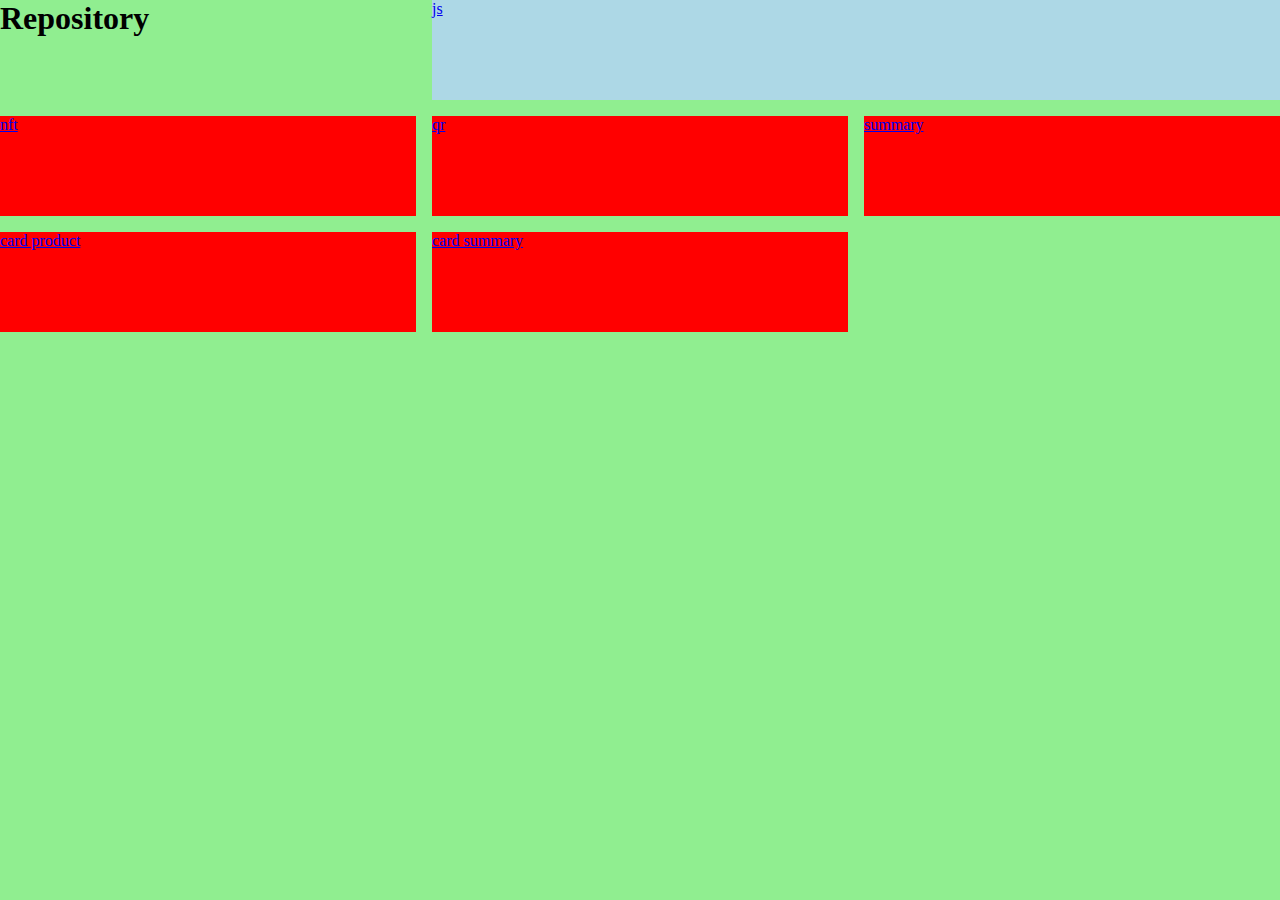
<file: index.html>
<!DOCTYPE html>
<html lang="en">
<head>
    <meta charset="UTF-8">
    <meta name="viewport" content="width=device-width, initial-scale=1.0">
    <link rel="stylesheet" href=".//assets_index/styles.css">
    <link rel="shortcut icon" href="./assets_index/favicon.ico" type="image/x-icon">
    <title>Repository Jared</title>
</head>
<body>
    <!-- <header>
        <div class="nav">

        </div>
    </header> -->
    <div class="main">
        <div class="container__projects">
            <h1>Repository</h1>
            <div class="project project__js">
                <a href="./js-first/index.html" target="_blank">js</a>
            </div>
            <div class="project project__nft">
                <a href="./nft_card_presentation/index.html" target="_blank">nft</a>
            </div>
            <div class="project project__qr">
                <a href="./qr-practice/index.html" target="_blank">qr</a>
            </div>
            <div class="project project__summary">
                <a href="./results_summary_component/index.html" target="_blank">summary</a>
            </div>
            <div class="project card__main__product">
                <a href="./product-preview-card-component-main/index.html" target="_blank">card product</a>
            </div>
            <div class="project card__summary">
                <a href="./order-summary-component-main/index.html" target="_blank">card summary</a>
            </div>
        </div>
    </div>
</body>
</html>
</file>
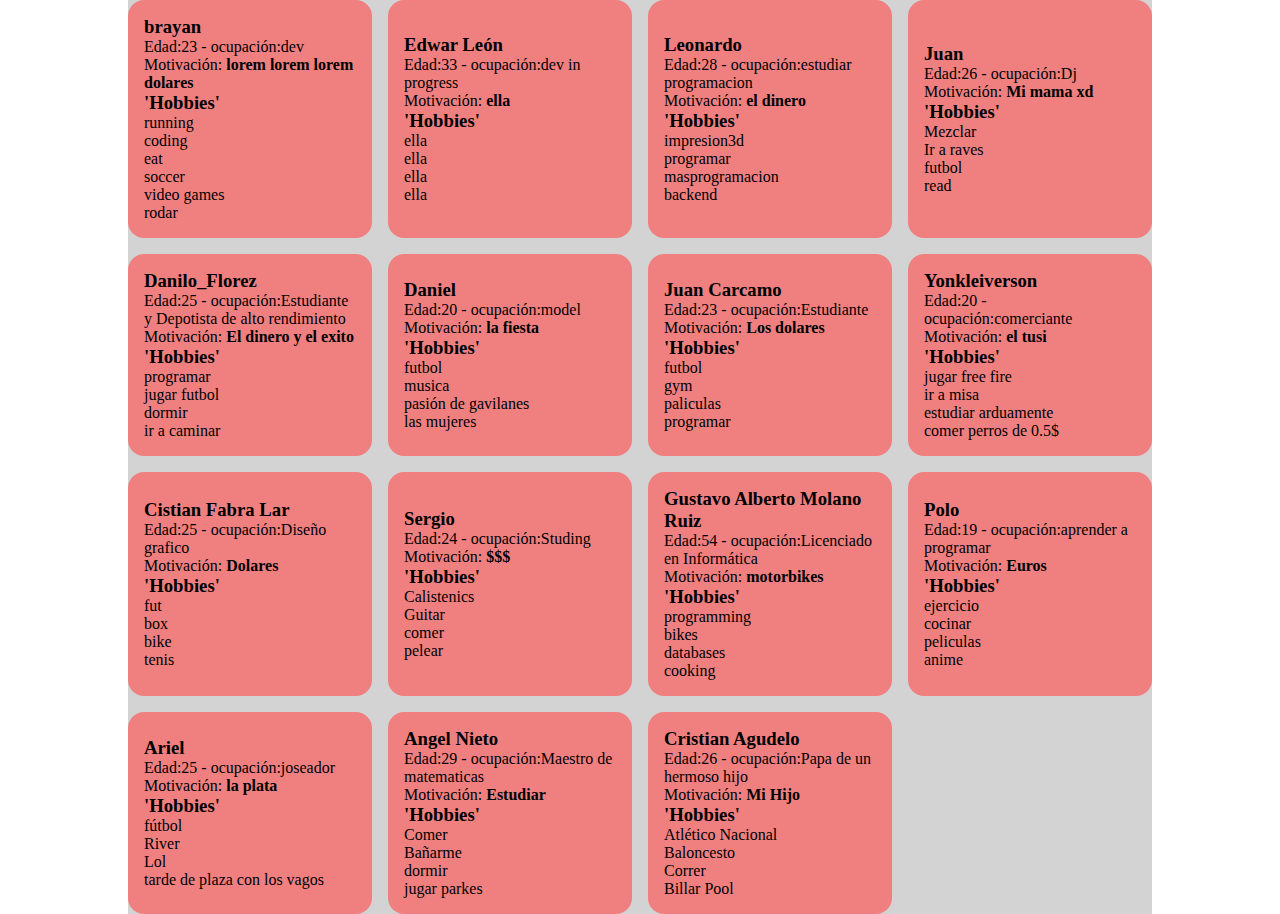
<file: js-first/index.html>
<!DOCTYPE html>
<html lang="en">
<head>
    <meta charset="UTF-8">
    <meta name="viewport" content="width=device-width, initial-scale=1.0">
    <link rel="stylesheet" href="./src/styles.css">
    <title>Document</title>
</head>
<body>

        <div class="main">

        </div>

    <script src="./src/main.js"></script>
</body>
</html>
</file>
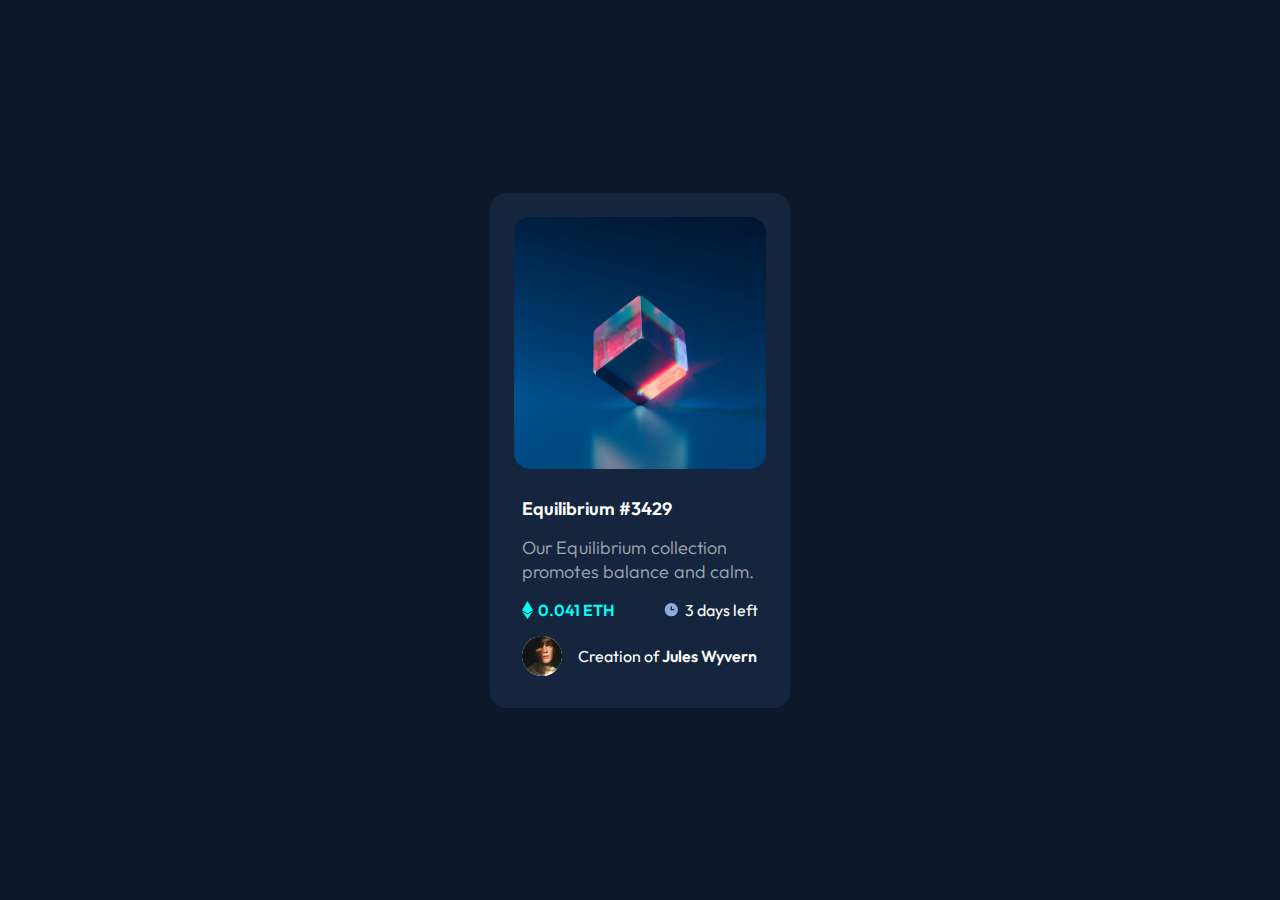
<file: nft_card_presentation/index.html>
<!DOCTYPE html>
<html lang="en">
<head>
  <meta charset="UTF-8">
  <meta name="viewport" content="width=device-width, initial-scale=1.0"> 
  <link rel="icon" type="image/png" sizes="32x32" href="./images/favicon-32x32.png">
  <link rel="stylesheet" href="./styles.css">
  <title>Frontend Mentor | NFT preview card component</title>
</head>
<body>
  <div class="container__card">
    <div class="card__img">
      <img src="./images/image-equilibrium.jpg" alt="equilibrium-nft" class="img__nft">
    </div>
    <div class="card__text">
      <div class="card__description">
        <span>
          Equilibrium #3429
        </span>
        <p>
          Our Equilibrium collection promotes balance and calm.
        </p>
      </div>
      <div class="card__price__time">
        <div class="eth__price">
          <img src="./images/icon-ethereum.svg" alt="eth__icon"><span>0.041 ETH</span>
        </div>
        <div class="time__left">
          <img src="./images/icon-clock.svg" alt="clock__icon"><span>3 days left</span>
        </div>
      </div>
      <div class="footer">
        <div class="creator__img">
          <img src="./images/image-avatar.png" alt="img__creator" class="img__footer">
        </div>
        <p>
          Creation of <span>Jules Wyvern</span>
        </p>
      </div>
    </div>
  </div>
</body>
</html>
</file>
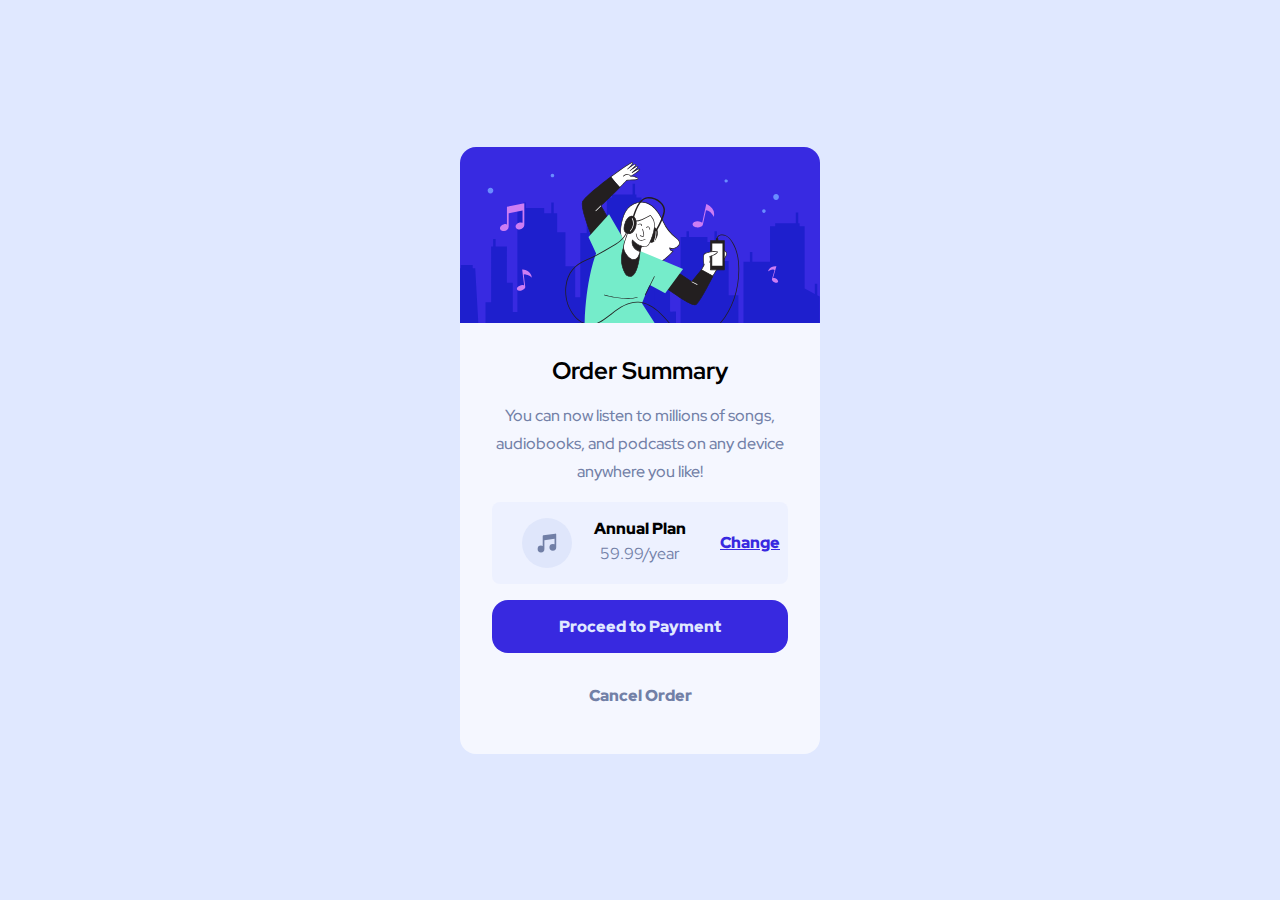
<file: order-summary-component-main/index.html>
<!DOCTYPE html>
<html lang="en">
<head>
  <meta charset="UTF-8">
  <meta name="viewport" content="width=device-width, initial-scale=1.0"> 
  <link rel="icon" type="image/png" sizes="32x32" href="./images/favicon-32x32.png">
  <link rel="stylesheet" href="./src/styles/style.css">
  <title>Frontend Mentor | Order summary card</title>
</head>
<body>
  <main>
    <div class="card">
      <div class="imgCard">
        <img src="./src/images/illustration-hero.svg" alt="imgCard">
      </div>
      <div class="infoCard">
        <h2>Order Summary</h2>
          <p class="description">
            You can now listen to millions of songs, audiobooks, and podcasts on any 
            device anywhere you like!
          </p>
          <div class="planCard">
            <div class="icon">
              <img src="./src/images/icon-music.svg" alt="iconMusic">
            </div>
            <p class="typePlan">Annual Plan</p>
            <p class="pricePlan">59.99/year</p>
            <p class="changePlan">Change</p>
          </div>
          <div class="bottonProceed">Proceed to Payment</div>
          <div class="bottonCancel">Cancel Order</div>
      </div>
    </div>

  </main>
</body>
</html>
</file>
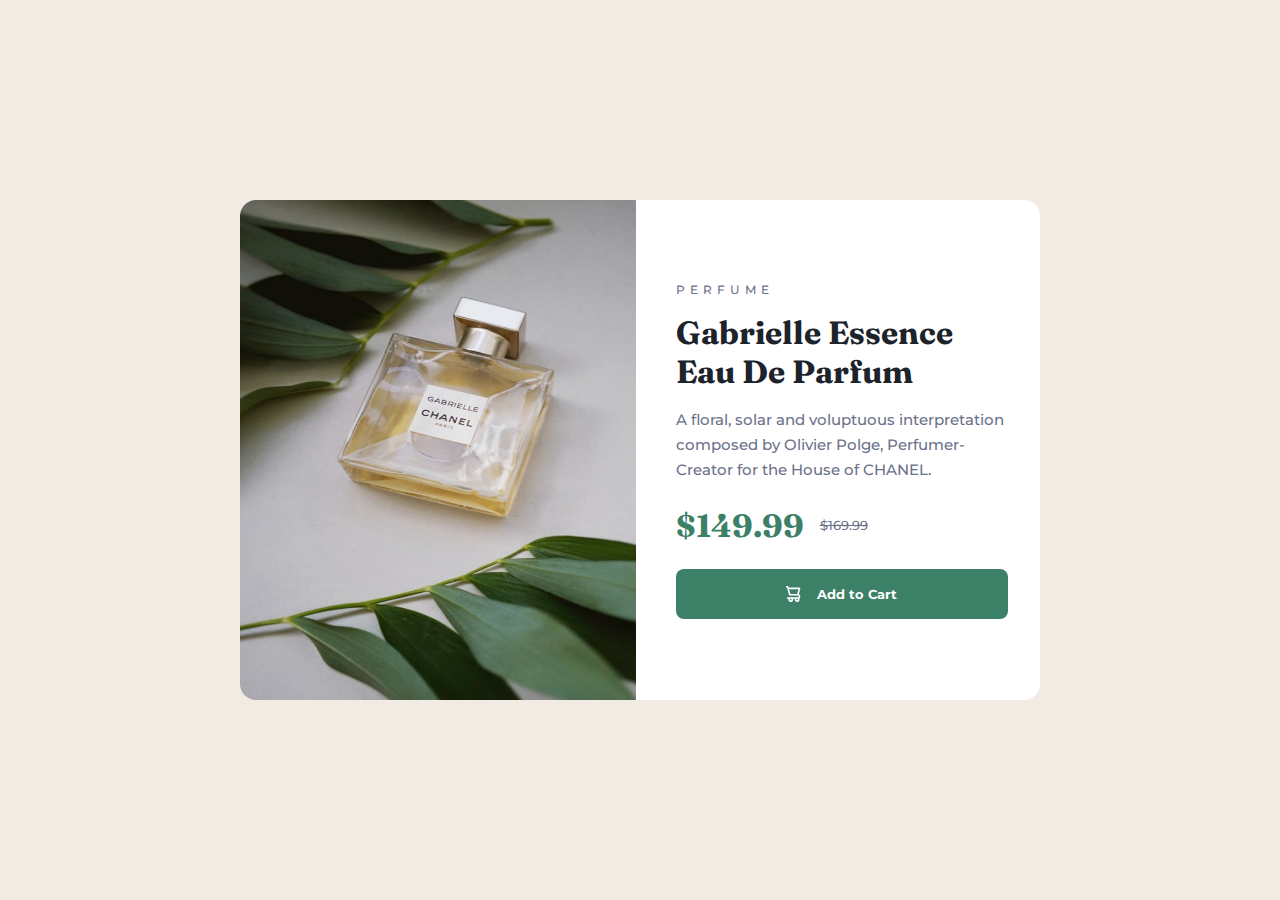
<file: product-preview-card-component-main/index.html>
<!DOCTYPE html>
<html lang="en">
<head>
  <meta charset="UTF-8">
  <meta name="viewport" content="width=device-width, initial-scale=1.0"> 
  <link rel="icon" type="image/png" sizes="32x32" href="./images/favicon-32x32.png">
  <link rel="stylesheet" href="./src/styles/style.css">
  <title>Frontend Mentor | Product preview card component</title>

  <!-- Feel free to remove these styles or customise in your own stylesheet 👍 -->
  <!-- <style>
    .attribution { font-size: 11px; text-align: center; }
    .attribution a { color: hsl(228, 45%, 44%); }
  </style> -->

</head>
<body>
<main class="mainCard">
  <div class="card">
    <div class="imageProduct">
      <img src="./images/image-product-mobile.jpg" alt="product" class="phoneImage">
      <img src="./images/image-product-desktop.jpg" alt="productDesktop" class="desktopImage">
    </div>
    <div class="infoProduct">
        <p class="classProduct">Perfume</p>
      <h2 class="titleProduct">Gabrielle Essence Eau De Parfum</h2>
        <p class="descriptionProduct">
        A floral, solar and voluptuous interpretation composed by Olivier Polge, 
        Perfumer-Creator for the House of CHANEL.
        </p>
        <p class="discount">$149.99<span class="price">$169.99</span></p>
      <div class="bottonCard">
        <svg width="15" height="16" xmlns="http://www.w3.org/2000/svg"><path d="M14.383 10.388a2.397 2.397 0 0 0-1.518-2.222l1.494-5.593a.8.8 0 0 0-.144-.695.8.8 0 0 0-.631-.28H2.637L2.373.591A.8.8 0 0 0 1.598 0H0v1.598h.983l1.982 7.4a.8.8 0 0 0 .799.59h8.222a.8.8 0 0 1 0 1.599H1.598a.8.8 0 1 0 0 1.598h.943a2.397 2.397 0 1 0 4.507 0h1.885a2.397 2.397 0 1 0 4.331-.376 2.397 2.397 0 0 0 1.12-2.021ZM11.26 7.99H4.395L3.068 3.196h9.477L11.26 7.991Zm-6.465 6.392a.8.8 0 1 1 0-1.598.8.8 0 0 1 0 1.598Zm6.393 0a.8.8 0 1 1 0-1.598.8.8 0 0 1 0 1.598Z" fill="#FFF"/></svg>        
        <p>Add to Cart</p>
      </div>
    </div>
  </div>
</main>
</body>
</html>
</file>
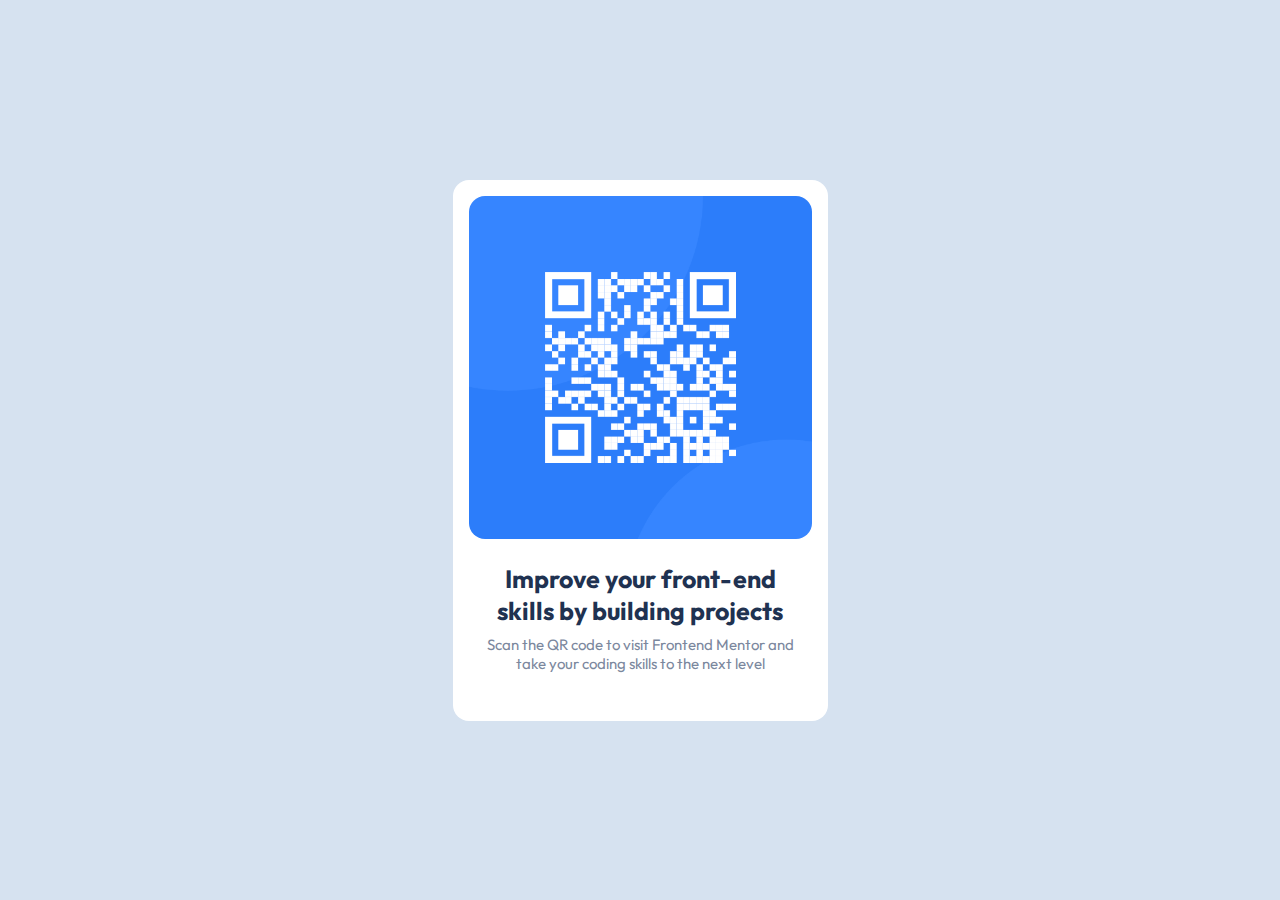
<file: qr-practice/index.html>
<!DOCTYPE html>
<html lang="en">
<head>
  <meta charset="UTF-8">
  <meta name="viewport" content="width=device-width, initial-scale=1.0"> <!-- displays site properly based on user's device -->
  <link rel="icon" type="image/png" sizes="32x32" href="./images/favicon-32x32.png">
  <link rel="stylesheet" href="./styles.css">
  <title>Frontend Mentor | QR code component</title>
</head>
<body>
  <div class="container">
    <div class="container__qr">
      <img src="./images/image-qr-code.png" alt="qr" class ="img__qr">
    </div>
    <div class="container__info">
      <span>
        Improve your front-end skills by building projects
      </span>
      <p>
        Scan the QR code to visit Frontend Mentor 
        and take your coding skills to the next level
      </p>
    </div>
  </div>
</body>
</html>
</file>
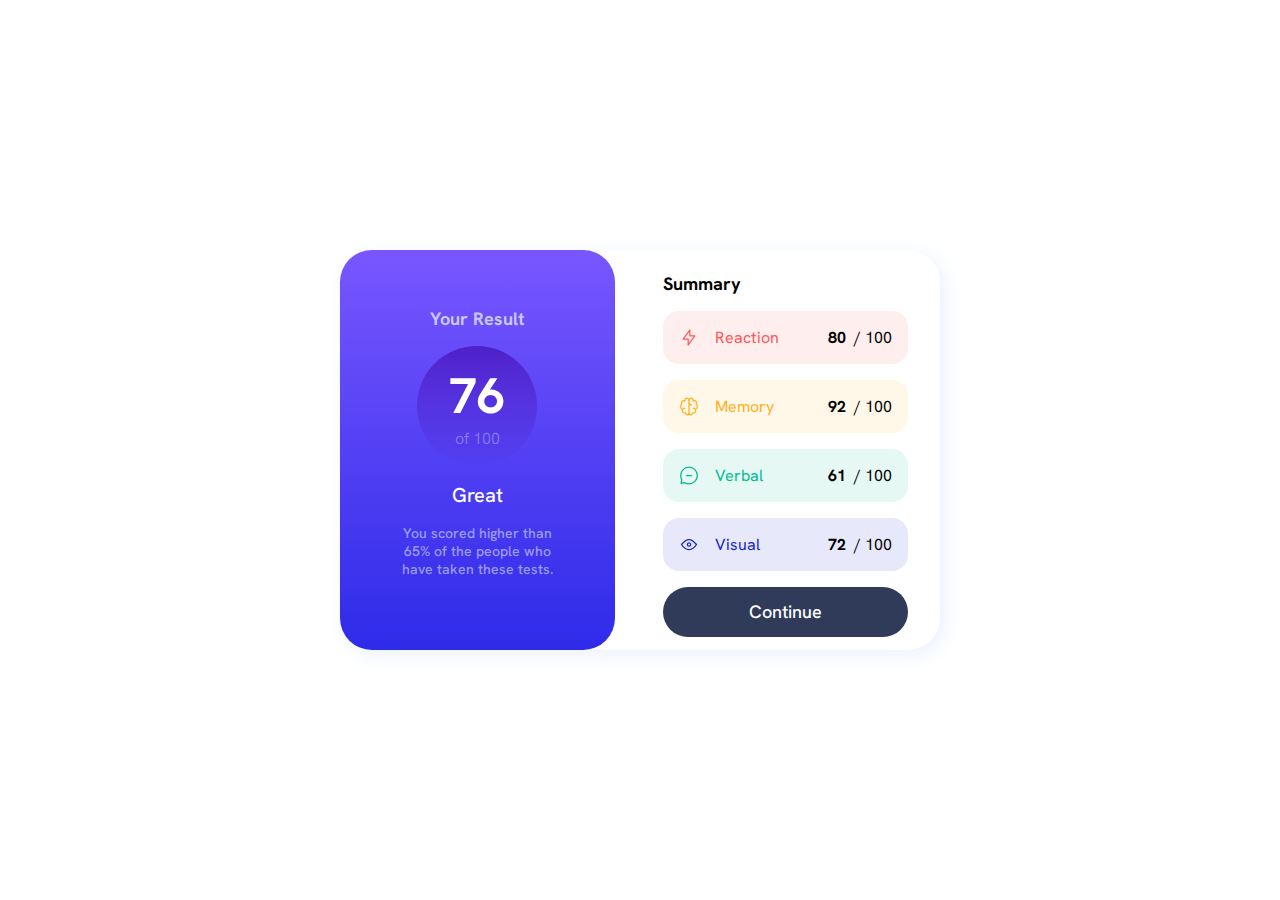
<file: results_summary_component/index.html>
<!DOCTYPE html>
<html lang="en">
<head>
  <meta charset="UTF-8">
  <meta name="viewport" content="width=device-width, initial-scale=1.0"> 
  <link rel="icon" type="image/png" sizes="32x32" href="./assets/images/favicon-32x32.png">
  <link rel="stylesheet" href="./assets/styles.css">
  <title>Frontend Mentor | Results summary component</title>
</head>
<body>
  <div class="container">
    <div class="result">
      <div class="head__result">
        <h2>
          Your Result
        </h2>
        <div class="total__score">
          <div class="total__score__result">
            <p>76</p>
          </div>
            <p class="text1">
            of 100
            </p>
        </div>
        <div class="total__score__text">
          <p class="text2">
            Great
          </p>
          <p class="text">
            You scored higher 
          than 65% of the people who have taken these tests.
          </p>
        </div>
      </div>
      <div class="score__result">
        <h2>
          Summary
        </h2>
        <div class="score score1">
          <div class="topic">
            <img src="./assets/images/icon-reaction.svg" alt="">
            <p>Reaction</p>
          </div>
          <div class="score__topic">
            <span>80</span>
            <p>/ 100</p>
          </div>
        </div>
        <div class="score score2">
          <div class="topic">
            <img src="./assets/images/icon-memory.svg" alt="">
            <p>Memory</p>
          </div>
          <div class="score__topic">
            <span>92</span>
            <p>/ 100</p>
          </div>
        </div>
        <div class="score score3">
          <div class="topic">
            <img src="./assets/images/icon-verbal.svg" alt="">
            <p>Verbal</p>
          </div>
          <div class="score__topic">
            <span>61</span>
            <p>/ 100</p>
          </div>
        </div>
        <div class="score score4">
          <div class="topic">
            <img src="./assets/images/icon-visual.svg" alt="">
            <p>Visual</p>
          </div>
          <div class="score__topic">
            <span>72</span>
            <p>/ 100</p>
          </div>
        </div>
        <div class="btn">
          <div class="btn__press">
            <p>Continue</p>
          </div>
        </div>
      </div>
    </div>
  </div>
</body>
</html>
</file>
<file: assets_index/styles.css>
*{
    margin: 0;
    padding: 0;
    box-sizing: border-box;
}

.main{
    min-width: 100vw;
    min-height: 100vh;
    background-color: lightgreen;
}

.container__projects{
    display: grid;
    gap: 1rem;
    grid-template-columns: repeat(3, 1fr);
    grid-auto-rows: 100px;
    gap:1rem;
}
.project{

    background-color: red;
}

.project__js{
    background-color: lightblue;
    grid-column: 2 / 4;
}
</file>
<file: js-first/src/styles.css>
*{
    margin:0;
    padding:0 ;
    box-sizing: border-box;
}

.main{
    max-width: 1024px;
    background-color: lightgray;
    display: grid;
    grid-template-columns: repeat(auto-fill, minmax(200px, 1fr));
    gap: 1rem;
    margin: 0 auto;
}

.card__user{
    border-radius: 1rem;
    background-color: lightcoral;
    display: flex;
    flex-direction: column;
    justify-content: center;
    align-items: flex-start;
    height: auto;
    padding: 1rem;
    transition: transform 0.5s;
}

.card__user >ul{
    list-style: none;
}

.card__user:hover{
    transform: scale(1.1);
}
</file>
<file: nft_card_presentation/styles.css>
@import url('https://fonts.googleapis.com/css2?family=Outfit:wght@300;400;600&display=swap');

:root{
    /*Primary*/
    --Softblue: hsl(215, 51%, 70%);
    --Cyan: hsl(178, 100%, 50%);
    /*Neutral*/
    --Verydarkblue1:hsl(217, 54%, 11%);
    --Verydarkblue2:hsl(216, 50%, 16%);
    --Verydarkblue3:hsl(215, 32%, 27%);
    --White: hsl(0, 0%, 100%);
    font-family: 'Outfit', sans-serif;
}

*{
    margin: 0;
    padding: 0;
    box-sizing: border-box;
}

body{
    background-color: var(--Verydarkblue1);
    padding: 1rem;
    min-height: 100vh;
    display: flex;
    flex-direction: column;
    justify-content: center;
    align-items: center;
}

.container__card{
    background-color: var(--Verydarkblue2);
    max-width: 300px;
    padding: 1rem;
    display: flex;
    flex-direction: column;
    justify-content: center;
    align-items: center;
    gap:0.5rem;
    border-radius: 1rem;
}

.card__img{
    flex-basis: 100%;
    height: 60%;
    padding: 0.5rem;
}

.img__nft{
    width: 100%;
    height: 100%;
    border-radius: 1rem;
}

.card__text{
    padding: 0.5rem 1rem 1rem 1rem;
    /* background-color: rebeccapurple; */
    display: flex;
    flex-direction: column;
    justify-content: center;
    align-items: center;
    height: 100%;
    gap: 1rem;
}

.card__description{
    text-align:start;
    display: flex;
    flex-direction: column;
    gap: 1rem;
}

.card__description > span{

    color: var(--White);
    font-family: 'Outfit', sans-serif;
    font-weight: 600;
    font-size:large;
}

.card__description > p{

    color: var(--White);
    font-size:small;
    font-family: 'Outfit', sans-serif;
    font-weight: 300;
    opacity: 0.6;
    letter-spacing: 0.1px;
    font-size: 18px;
    line-height: 1.5rem;
}

.card__price__time{

    display: flex;
    width: 100%;
    justify-content: space-between;
}

.eth__price{

    display: flex;
    gap:0.3rem;
    align-items: center;
    width: 50%;
    color: var(--Cyan);
    font-family: 'Outfit', sans-serif;
    font-weight: 600;
}


.time__left{

    display: flex;
    justify-content: flex-end;
    gap:0.3rem;
    align-items: center;
    width: 50%;
    color: var(--White);
}


.footer{
    display: flex;
    width: 100%;
    gap: 1rem;
}

.creator__img{
    width: 40px;
    height: 40px;

    background-color:var(--White);
    display: flex;
    justify-content: center;
    align-items: center;
    border-radius: 50%;

}

.img__footer{
    width: 40px;
    height: 40px;

}

.footer > p{

    align-self: center;
    font-family: 'Outfit', sans-serif;
    color:var(--White);
}

.footer > p > span{

    font-family: 'Outfit', sans-serif;
    font-weight: 600;
    color:var(--White);
}


/*- Font size (paragraph): 18px*/
/*- Mobile: 375px
- Desktop: 1440px*/
</file>
<file: order-summary-component-main/src/styles/style.css>
@import url('https://fonts.googleapis.com/css2?family=Red+Hat+Display:wght@500;700;900&display=swap');


:root{
    /* ### Primary */

    --Paleblue: hsl(225, 100%, 94%);
    --PaleblueLighter: hsl(225, 100%, 94%, 0.4);
    --Brightblue: hsl(245, 75%, 52%);

/* ### Neutral */

    --Verypaleblue: hsl(225, 100%, 98%);
    --Desaturatedblue: hsl(224, 23%, 55%);
    --Darkblue: hsl(223, 47%, 23%);
}

*{
    padding: 0;
    margin: 0;
    box-sizing: border-box;
    font-family: 'Red Hat Display', sans-serif;
}

main{
    display: grid;
    place-items: center;
    width: 100vw;
    height: 100vh;
    background-color: var(--Paleblue);
    padding: 0rem 0.5rem;
}

.card{
    max-width: 360px;
    display: flex;
    flex-direction: column;
    justify-content: center;
    align-items: center;
    border-radius: 1rem;
    overflow: hidden;
}

.imgCard{
    height: 30%;
}

img{
    width: 100%;
    display: block;
}

.infoCard{
    height: 70%;
    display: flex;
    flex-direction: column;
    justify-content: center;
    align-items: center;
    background-color: var(--Verypaleblue);
    padding:2rem ;
    gap: 1rem;
    text-align: center;
}

.infoCard h2{
    font-weight: 700;
}

.description{
    line-height: 28px;
    font-size: 16px;
    font-weight: 500;
    color:var(--Desaturatedblue);
}

.planCard{
    background-color: var(--PaleblueLighter);
    padding: 1rem 0.5rem;
    width: 100%;
    border-radius: 0.5rem;
    display: grid;
    grid-template-areas: 
            "icon anual change"
            "icon price change";
    grid-template-columns: repeat(3, 1fr);
}

.icon{
    grid-area: icon;
    width: 50px;
    height: 50px;
    justify-self: center;
}

.typePlan{
    grid-area: anual;
    font-weight: 900;
}

.pricePlan{
    grid-area: price;
    color: var(--Desaturatedblue);
}

.changePlan{
    grid-area: change;
    align-self: center;
    justify-self: flex-end;
    font-weight: 900;
    text-decoration: underline;
    color:var(--Brightblue);
    cursor: default;
    transition: opacity 0.3s;
}
.changePlan:hover{
    text-decoration: none;
    opacity: 0.5;
    cursor: pointer;
}

.bottonProceed{
    background-color: var(--Brightblue);
    width: 100%;
    padding: 1rem 0rem;
    border-radius: 1rem;
    font-weight: 900;
    color: var(--Paleblue);
    cursor: default;
    transition: opacity 0.3s;
}
.bottonProceed:hover{
    opacity: 0.8;
    cursor: pointer;
}

.bottonCancel{
    background-color: none;
    width: 100%;
    padding: 1rem 0rem;
    font-weight: 900;
    color: var(--Desaturatedblue);
    cursor: default;
    transition: color 0.3s;
}
.bottonCancel:hover{
    color: rgb(0, 0, 0);
    cursor: pointer;
}
</file>
<file: product-preview-card-component-main/src/styles/style.css>
@import url('https://fonts.googleapis.com/css2?family=Hanken+Grotesk:wght@500;700;800&family=Montserrat:wght@500;700&display=swap');
@import url('https://fonts.googleapis.com/css2?family=Fraunces:wght@700&display=swap');

:root{
/*### Primary*/

    --Darkcyan: hsl(158, 36%, 37%);
    --Cream: hsl(30, 38%, 92%);
/*### Neutral*/

    --Verydarkblue: hsl(212, 21%, 14%);
    --Darkgrayishblue: hsl(228, 12%, 48%);
    --White: hsl(0, 0%, 100%);
}

*{
    margin: 0;
    padding: 0;
    box-sizing: border-box;
    color:var(--Darkgrayishblue);
}

.mainCard{
    background-color: var(--Cream);
    width: 100vw;
    min-height: 100vh;
    display: grid;
    place-items: center;
    padding: 2rem 1rem;
}

.card{
    background-color: var(--White);
    max-width: 370px;
    height: 620px;
    display: flex;
    flex-direction: column;
    gap: 1rem;
    border-radius: 1rem;
    overflow: hidden;
    padding-bottom: 1.5rem;
}

.imageProduct{
    width: 100%;
}

.phoneImage{
    display: block;
    width: 100%;
}

.desktopImage{
    display: none;
}

.infoProduct{
    width: 100%;
    display: flex;
    flex-direction: column;
    gap: 0.5rem;
    padding: 0rem 1.5rem;
}

.classProduct{
    font-family: 'Montserrat', sans-serif;
    text-transform: uppercase;
    letter-spacing: 5px;
    font-weight: 500;
    font-size: 12px;
}

.titleProduct{
    color:var(--Verydarkblue);
    font-family: 'Fraunces', serif;
    font-weight: 700;
    font-size:2rem;
}

.descriptionProduct{
    font-family: 'Montserrat', sans-serif;
    font-weight: 500;
    font-size: 15px;
    line-height: 25px;
    padding-bottom: 0.5rem;
}

.discount{
    color:var(--Darkcyan);
    font-family: 'Fraunces', serif;
    font-weight: 700;
    font-size: 2rem;
    display: flex;
    justify-content: flex-start;
    align-items: center;
    gap:1rem;
    padding-bottom: 0.5rem;
}

.price{
    font-family: 'Montserrat', sans-serif;
    font-weight: 500;
    font-size: 0.8rem;
    text-decoration:line-through;
}



.bottonCard{
    background-color: var(--Darkcyan);
    width: 100%;
    height: 50px;
    border-radius: 0.5rem;
    display: flex;
    justify-content: center;
    align-items: center;
    gap: 1rem;
}

.bottonCard:hover{
    background-color: var(--Verydarkblue);
    cursor: pointer;
}

.bottonCard p{
    color:var(--White);
    font-family: 'Montserrat', sans-serif;
    font-weight: 700;
    font-size: 13px;
}

@media (min-width: 700px) {
    .card{
        flex-direction: row;
        max-width:800px ;
        height: 500px;
        padding-bottom: 0;
        gap:0.5rem;
    }

    .imageProduct{
        width: 50%;
        height: 100%;
    }

    .phoneImage{
        display: none;
    }

    .desktopImage{
        height: 100%;
        display: block;
    }



    img{
        width: 100%;
        height: 100%;
        display: block;
    }

    .infoProduct{
        width: 50%;
        height: 100%;
        justify-content: center;
        align-items: flex-start;
        padding: 2rem;
        gap:1rem;
    }

    .classProduct{
        justify-self: flex-start;
    }
}
</file>
<file: qr-practice/styles.css>
@import url('https://fonts.googleapis.com/css2?family=Outfit:wght@400;600&display=swap');


:root{
    --White: hsl(0, 0%, 100%);
    --Lightgray: hsl(212, 45%, 89%);
    --Grayishblue: hsl(220, 15%, 55%);
    --Darkblue: hsl(218, 44%, 22%);
    --Family: [Outfit](https://fonts.google.com/specimen/Outfit);
}


*{
    margin: 0;
    padding: 0;
    box-sizing: border-box;
}

body{
    background-color: var(--Lightgray);
    min-height: 100vh;
    display:flex;
    justify-content: center;
    align-items: center;

}

.container{
    background-color: var(--White);
    flex-basis:375px;
    height: auto;
    display: flex;
    flex-direction: column;
    gap: 0.5rem;
    padding: 1rem;
    border-radius: 1rem;
}

.container__qr{
    border-radius: 1rem;
    width: 100%;
    display: flex;
    justify-content: center;
    align-items: center;
    overflow: hidden;
}


.img__qr{
    width: 100%;
    height: 100%;
}

.container__info{

    display: flex;
    flex-direction: column;
    justify-content: center;
    align-items: center;
    gap:0.5rem;
    text-align: center;
    padding: 1rem 1rem 2rem 1rem;
}

.container__info >span{
    font-family:'Outfit', sans-serif;;
    font-weight: 700;
    font-size: 25px;
    color: var(--Darkblue);
}

.container__info >p{
    font-family: 'Outfit', sans-serif;
    color: var(--Grayishblue);
    font-weight: 400;
    font-size: 15px;

}
</file>
<file: results_summary_component/assets/styles.css>
@import url('https://fonts.googleapis.com/css2?family=Hanken+Grotesk:wght@500;700;800&display=swap');

:root{
    /*Active*/
    --Lightred: hsl(0, 100%, 67%);
    --Orangeyellow: hsl(39, 100%, 56%);
    --Greenteal: hsl(166, 100%, 37%);
    --Cobaltblue: hsl(234, 85%, 45%);
    /*background*/
    --Lightred2: hsla(0, 100%, 67%, 10%);
    --Orangeyellow2: hsla(39, 100%, 56%, 10%);
    --Greenteal2: hsla(166, 100%, 37%, 10%);
    --Cobaltblue2: hsla(234, 85%, 45%, 10%);
    /*Gradients*/
    --Lightslateblue /*(background)*/: hsl(252, 100%, 67%);
    --Lightroyalblue /*(background)*/: hsl(241, 81%, 54%);
    --Violetblue /*(circle)*/: hsla(256, 72%, 46%, 1);
    --Persianblue /*(circle)*/: hsla(241, 72%, 46%, 0);
    /*Neutral*/
    --White: hsl(0, 0%, 100%);
    --Paleblue: hsl(221, 100%, 96%);
    --Lightlavender: hsl(241, 100%, 89%);
    --Darkgrayblue: hsl(224, 30%, 27%);
}

*{
    margin:0;
    padding:0;
    box-sizing:border-box;
    font-family:'Hanken Grotesk', sans-serif;
}
/*- Font size (paragraphs): 18px*/

.container{
    height: 100vh;
    display: grid;
    justify-content: center;
    align-content:center;
}

.result{
    background-color: var(--White);
    width: 375px;
    height: 100vh;
    display: flex;
    flex-direction: column;
    justify-content: center;
    align-items: center;
    gap:1rem;
}

.head__result{
    width: 100%;
    height: 45%;
    background:linear-gradient(var(--Lightslateblue), var(--Lightroyalblue));
    display: flex;
    flex-direction: column;
    justify-content: center;
    align-items: center;
    gap: 1rem;
    border-bottom-left-radius: 2rem;
    border-bottom-right-radius: 2rem;
    margin-top: 0;
    padding-bottom: 2rem;
}

.head__result h2{
    font-size: 18px;
    padding-top: 1rem;
    color: var(--Lightlavender);
}

.head__result .total__score{
    background:linear-gradient(var(--Violetblue),var(--Persianblue));
    width: 120px;
    height: 120px;
    border-radius: 50%;
    display: flex;
    flex-direction:column ;
    align-items: center;
    justify-content: center;
}

.head__result .total__score__text{
    width: 100%;
    display: flex;
    flex-direction:column;
    justify-content: center;
    align-items: center;
    gap:1rem;
}

.total__score .text1{
    color:var(--Lightlavender);
    opacity: 0.5;
    font-weight: 300;
}

.head__result .total__score__text > .text2{
    color: var(--White);
    font-size: 20px;
    font-weight: 500;
}

.head__result .total__score__text > .text{
    padding: 0 1rem;
    width: 70%;
    color: var(--Lightlavender);
    font-size: 14px;
    font-weight: 500;
    opacity: 0.7;
    text-align: center;
}

.total__score .total__score__result{
    color:var(--White);
    font-size: 50px;
    font-weight: 700;
}

.score__result{
    width: 100%;
    height: 55%;
    display: flex;
    flex-direction: column;
    justify-content: center;
    align-items: center;
    gap: 1rem;
    padding: 1rem 2rem 0 2rem;
}

.score__result h2{
    align-self: flex-start;
    font-size: large;

}

.score__result .score{
    background-color: var(--Paleblue);
    width: 100%;
    height: 60px;
    display: flex;
    justify-content: space-between;
    align-items: center;
    gap:1rem;
    padding: 1rem;
    border-radius: 1rem;
    transition: transform 1s;
}

.score__result .score .topic{
    display: flex;
    gap:1rem;
}

a{
    width: 30px;
    height: 30px;
}

.score__result .score .score__topic{
    display: flex;
    gap:0.5rem;
}
.score__result .score1{
    background-color: var(--Lightred2);
}
.score1 .topic{
    color: var(--Lightred);
}
.score__result .score2{
    background-color: var(--Orangeyellow2)
}
.score2 .topic{
    color:var(--Orangeyellow);
}
.score__result .score3{
    background-color: var(--Greenteal2);
}
.score3 .topic{
    color:var(--Greenteal);
}
.score__result .score4{
    background-color: var(--Cobaltblue2);
}
.score4 .topic{
    color:var(--Cobaltblue);
}

.score1 .score__topic >span{
    font-weight: 700;
}
.score2 .score__topic >span{
    font-weight: 700;
}
.score3 .score__topic >span{
    font-weight: 700;
}
.score4 .score__topic >span{
    font-weight: 700;
}

.btn{
    width: 100%;
    height: 50px;
    display: flex;
    justify-content: center;
    align-items: center;
    margin-bottom: 1.5rem;
}

.btn div{
    background-color: var(--Darkgrayblue);
    width: 100%;
    height: 50px;
    display: flex;
    justify-content: center;
    align-items: center;
    border-radius: 2rem;
    color: var(--White);
    font-weight: 500;
    font-size: large;
    transition: transform 1s;
    cursor: pointer;
}

.btn div:hover{
    background:linear-gradient(var(--Lightslateblue), var(--Lightroyalblue));
    transform: scale(1.1);
}

.score__result .score:hover{
    transform: scale(1.05);
}


@media (min-width: 700px) {
    .container{
        flex-direction: row;
    }

    .result{
        flex-direction: row;
        width: 600px;
        height: 400px;
        border-radius: 2rem;
        box-shadow: 5px 5px 20px var(--Paleblue);
    }

    .head__result{
        height: 100%;
        border-radius: 2rem;
    }

    .score__result{
        height: 100%;
    }

    .score__result h2{
        margin-top: 1rem;
    }
}
</file>
